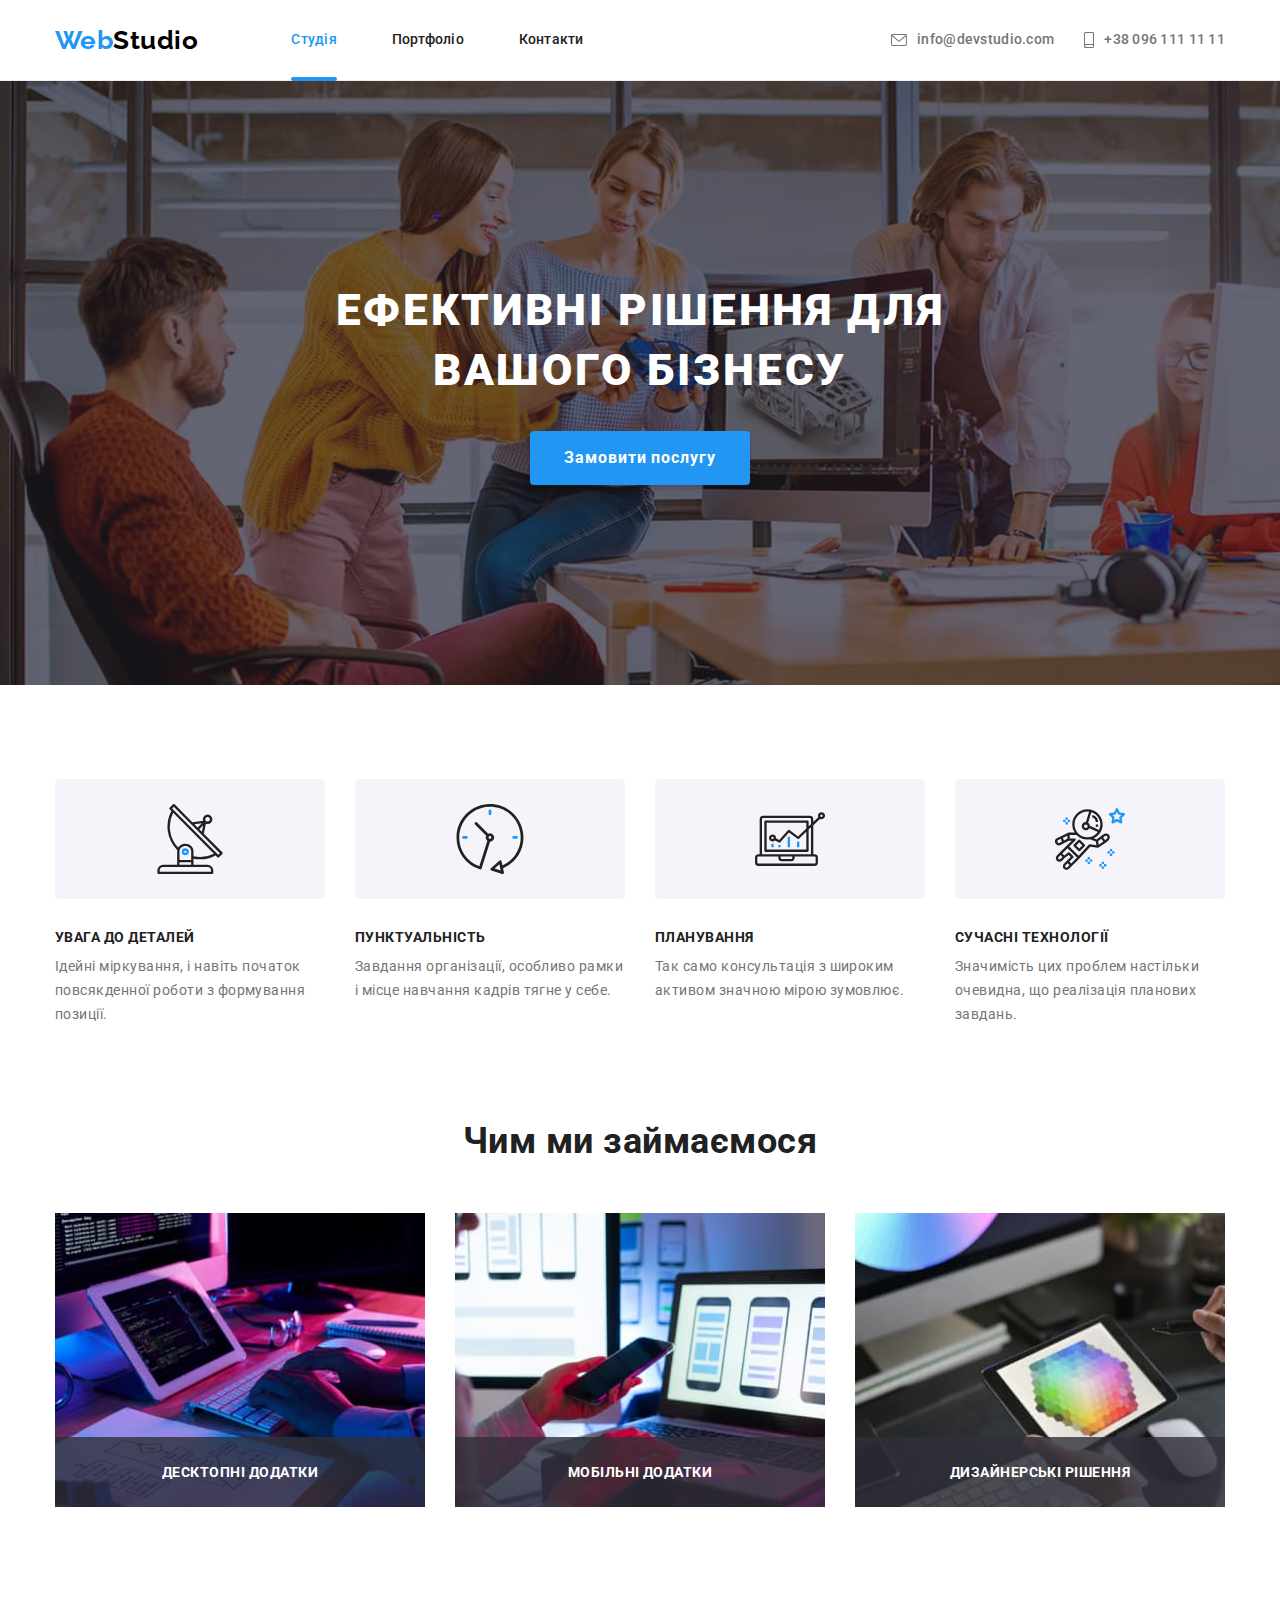
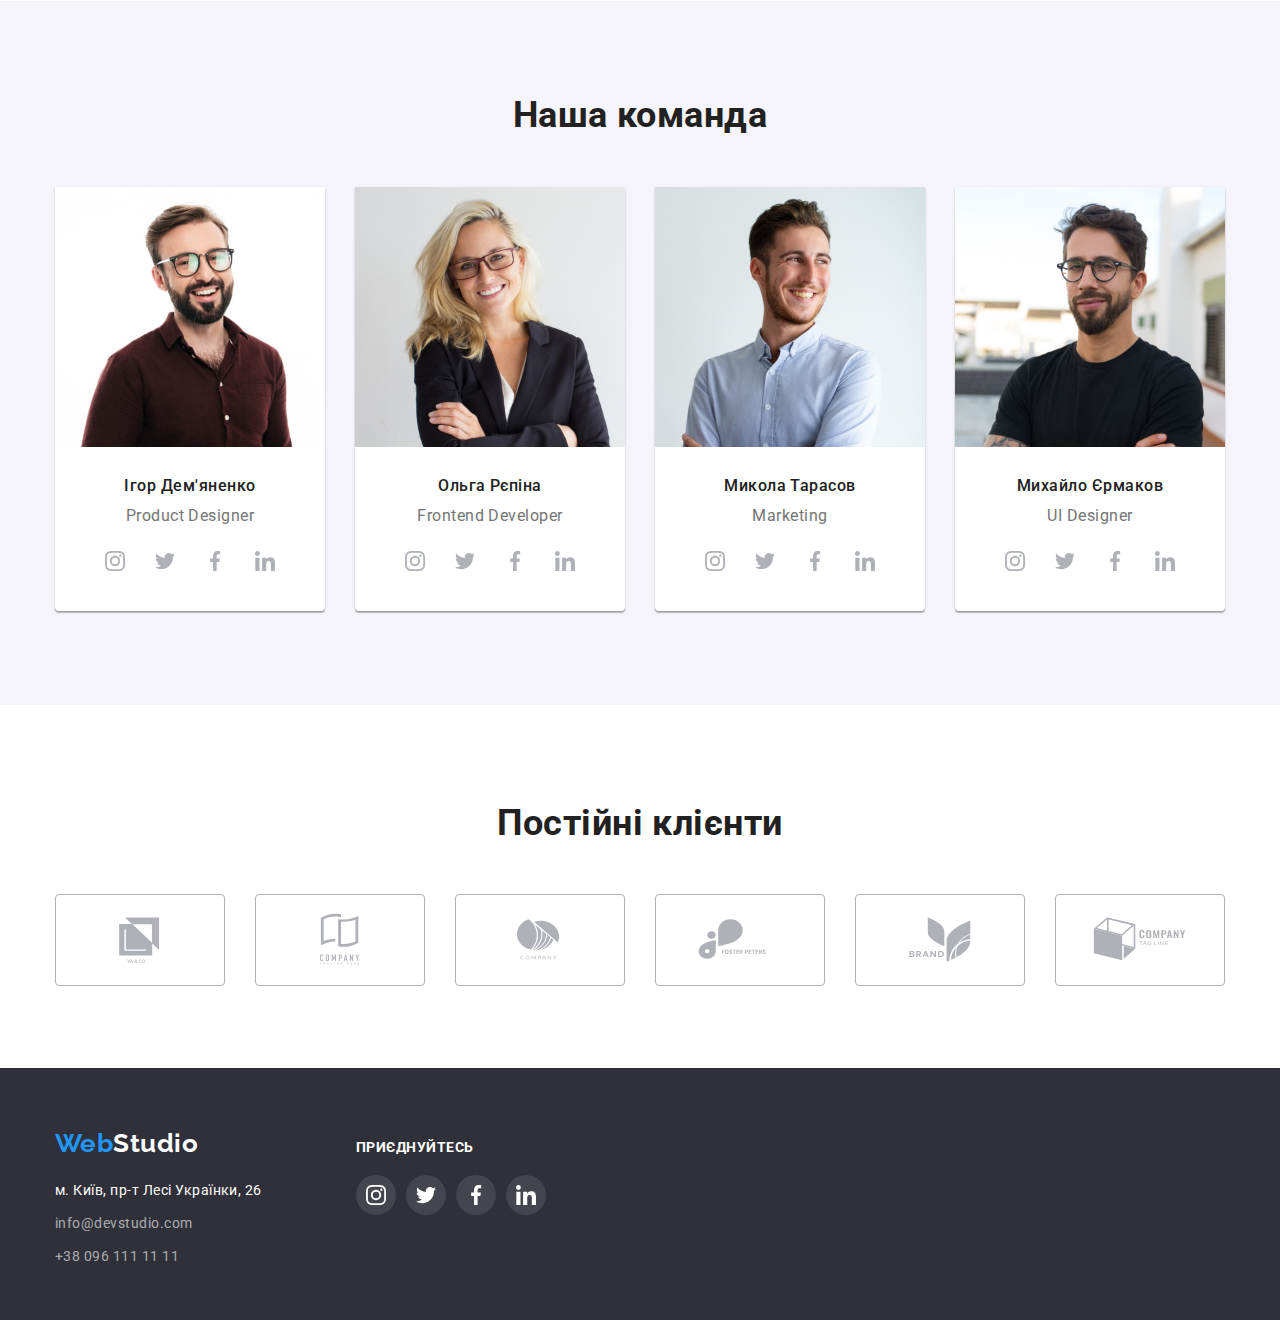
<file: index.html>
<!DOCTYPE html>
<html lang="uk">
  <head>
    <meta charset="UTF-8" />
    <meta http-equiv="X-UA-Compatible" content="IE=edge" />
    <meta name="viewport" content="width=device-width, initial-scale=1.0" />
    <link rel="preconnect" href="https://fonts.googleapis.com">
    <link rel="preconnect" href="https://fonts.gstatic.com" crossorigin>
    <link href="https://fonts.googleapis.com/css2?family=Raleway:wght@700&family=Roboto:wght@400;500;700;900&display=swap" rel="stylesheet">
    <link rel="stylesheet" href="https://cdnjs.cloudflare.com/ajax/libs/modern-normalize/1.1.0/modern-normalize.min.css">
    <title>WebStudio</title>
    <link rel="stylesheet" href="css/styles.css">
    <link rel="stylesheet" href="js/">
  </head>
  <body>
    <!-- Hat -->
    <header class="background-header">
      <div class="container logo-header">
        <nav class="logonav">
          <!-- Logo -->
          <a href="./index.html" class="headerlogo"
          ><span class="logo-web">Web</span>Studio</a>
          <ul class="site-nav list">
            <li class="item"><a href="./index.html" class="navigation current">Студія</a></li>
            <li class="item"><a href="./portfolio.html" class="navigation">Портфоліо</a></li>
            <li class="item"><a href="#" class="navigation">Контакти</a></li>
          </ul>
        </nav>
        <!-- Contacts -->
        <ul class="auth list">
          
          <li class="email">
            <a href="mailto:info@devstudio.com" class="headcontact-addres">
              <svg class="head-icons-tel" width="16" height="12">
                <use href="./images/icons.svg/symbol-defs.svg#icon-envelope"></use>
              </svg>info@devstudio.com
            </a>
          </li>
          <li class="tel"><a href="tel:+380961111111" class="headcontact-addres">
              <svg class="head-icons-tel" width="10" height="16">
                <use href="./images/icons.svg/symbol-defs.svg#icon-smartphone"></use>
              </svg>+38 096 111 11 11</a></li>
        </ul>
      </div>
    </header>
    <!-- main -->
    <main>
      <!-- section hero -->
      <section class="hero">
        <div class="container">
          <h1 class="hero-title list">Ефективні рішення для вашого бізнесу</h1>
          <button data-modal-open type="button" class="button-hero">Замовити послугу</button>
        </div>
      </section>
      <!-- why are we -->
      <section class="section why-are-we">
        <div class="container">
          <h2 class="visually-hidden">Чому саме ми</h2>
          <ul class="list about-us">
            <li class="about-us-text">
              <div class="icon-container">
                <svg class="icon-antenna" width="70" height="70">
                  <use class="antenna" href="./images/icons.svg/symbol-defs.svg#icon-antenna"></use>
                </svg>
              </div>
              <h3 class="title list">УВАГА ДО ДЕТАЛЕЙ</h3>
              <p class="title-text list">
                Ідейні міркування, і навіть початок повсякденної роботи з
                формування позиції.
              </p>
            </li>
            <li class="about-us-text icon-clock">
              <div class="icon-container">
                <svg class="icon-antenna" width="70" height="70">
                  <use class="antenna" href="./images/icons.svg/symbol-defs.svg#icon-clock"></use>
                </svg>
              </div>
              <h3 class="title list">ПУНКТУАЛЬНІСТЬ</h3>
              <p class="title-text list">
                Завдання організації, особливо рамки і місце навчання кадрів тягне
                у себе.
              </p>
            </li>
            <li class="about-us-text icon-diagram">
              <div class="icon-container">
                <svg class="icon-antenna" width="70" height="70">
                  <use class="antenna" href="./images/icons.svg/symbol-defs.svg#icon-diagram"></use>
                </svg>
              </div>
              <h3 class="title list">ПЛАНУВАННЯ</h3>
              <p class="title-text list">
                Так само консультація з широким активом значною мірою зумовлює.
              </p>
            </li>
            <li class="about-us-text icon-astronaut">
              <div class="icon-container">
                <svg class="icon-antenna" width="70" height="70">
                  <use class="antenna" href="./images/icons.svg/symbol-defs.svg#icon-astronaut"></use>
                </svg>
              </div>
              <h3 class="title list">СУЧАСНІ ТЕХНОЛОГІЇ</h3>
              <p class="title-text list">
                Значимість цих проблем настільки очевидна, що реалізація планових
                завдань.
              </p>
            </li>
          </ul>
        </div>
      </section>
      <!-- What are we doing. -->
      <section class="section work">
        <div class="container">
          <h2 class="section-title list">Чим ми займаємося</h2>
          <ul class="list card">
            <li class="list card-list">
              <img
                src="./images/сoding-on-tablet.jpg"
                alt="сoding on tablet"
                width="370"
                height="294"
              />
              <div class="card-text">
                <p class="card-text-title list">
                  Десктопні додатки
                </p>
              </div>
            </li>
            <li class="list card-list">
              <img
                src="./images/laptop-and-mobile-phone.jpg"
                alt="laptop and mobile phone"
                width="370"
                height="294"
              />
              <div class="card-text">
                <p class="card-text-title list">
                  Мобільні додатки
                </p>
              </div>
            </li>
            <li class="list card-list">
              
              <img
                src="./images/сolor-selection-on-tablet.jpg"
                alt="сolor selection on tablet"
                width="370"
                height="294"
              />
              <div class="card-text">
                <p class="card-text-title list">
                  Дизайнерські рішення
                </p>
              </div>
            </li>
          </ul>
        </div>
      </section>
      <!-- our team -->
      <section class="section our-team">
        <div class="container">
          <h2 class="section-title list">Наша команда</h2>
          <ul class="list img-card">
            <li class="img-team list">
              <img
                src="./images/Igor-Demyanenko.jpg"
                alt="Igor Demyanenko"
                width="270"
                height="260"
              />
              <div class="tagline">
                <h3 class="img-title list">Ігор Дем'яненко</h3>
                <p class="img-text list">Product Designer</p>
                <ul class="social-networks list">
                  <li class="instagram">
                    <a class="link-team" href="https://www.instagram.com/">
                      <svg class="icon-list" width="20" height="20">
                      <use class="icon-instagram" href="./images/icons.svg/symbol-defs.svg#icon-instagram"></use>
                      </svg>
                    </a>
                  </li>
                  <li class="twitter"><a class="link-team" href="https://twitter.com/">
                    <svg class="icon-list" width="20" height="20">
                      <use class="icon-twitter" href="./images/icons.svg/symbol-defs.svg#icon-twitter"></use>
                    </svg></a>
                  </li>
                  <li class="facebook"><a class="link-team" href="https://www.facebook.com/">
                    <svg class="icon-list" width="20" height="20">
                      <use class="icon-facebook" href="./images/icons.svg/symbol-defs.svg#icon-facebook"></use>
                    </svg></a>
                  </li>
                  <li class="linkedin"><a class="link-team" href="https://www.linkedin.com/">
                    <svg class="icon-list" width="20" height="20">
                      <use class="icon-linkedin" href="./images/icons.svg/symbol-defs.svg#icon-linkedin"></use>
                    </svg></a>
                  </li>
                </ul>
              </div>
            </li>
            <li class="img-team list">
              <img
                src="./images/Olga-Repina.jpg"
                alt="Olga Repina"
                width="270"
                height="260"
              />
              <div class="tagline">
                <h3 class="img-title list">Ольга Рєпіна</h3>
                <p class="img-text list">Frontend Developer</p>
                <ul class="social-networks list">
                  <li class="instagram">
                    <a class="link-team" href="https://www.instagram.com/">
                      <svg class="icon-list" width="20" height="20">
                      <use class="icon-instagram" href="./images/icons.svg/symbol-defs.svg#icon-instagram"></use>
                      </svg>
                    </a>
                  </li>
                  <li class="twitter"><a class="link-team" href="https://twitter.com/">
                    <svg class="icon-list" width="20" height="20">
                      <use class="icon-twitter" href="./images/icons.svg/symbol-defs.svg#icon-twitter"></use>
                    </svg></a>
                  </li>
                  <li class="facebook"><a class="link-team" href="https://www.facebook.com/">
                    <svg class="icon-list" width="20" height="20">
                      <use class="icon-facebook" href="./images/icons.svg/symbol-defs.svg#icon-facebook"></use>
                    </svg></a>
                  </li>
                  <li class="linkedin"><a class="link-team" href="https://www.linkedin.com/">
                    <svg class="icon-list" width="20" height="20">
                      <use class="icon-linkedin" href="./images/icons.svg/symbol-defs.svg#icon-linkedin"></use>
                    </svg></a>
                  </li>
                </ul>
              </div>
            </li>
            <li class="img-team list">
              <img
                src="./images/Mikola-Tarasov.jpg"
                alt="Mikola Tarasov"
                width="270"
                height="260"
              />
              <div class="tagline">
                <h3 class="img-title list">Микола Тарасов</h3>
                <p class="img-text list">Marketing</p>
                <ul class="social-networks list">
                  <li class="instagram">
                    <a class="link-team" href="https://www.instagram.com/">
                      <svg class="icon-list" width="20" height="20">
                      <use class="icon-instagram" href="./images/icons.svg/symbol-defs.svg#icon-instagram"></use>
                      </svg>
                    </a>
                  </li>
                  <li class="twitter"><a class="link-team" href="https://twitter.com/">
                    <svg class="icon-list" width="20" height="20">
                      <use class="icon-twitter" href="./images/icons.svg/symbol-defs.svg#icon-twitter"></use>
                    </svg></a>
                  </li>
                  <li class="facebook"><a class="link-team" href="https://www.facebook.com/">
                    <svg class="icon-list" width="20" height="20">
                      <use class="icon-facebook" href="./images/icons.svg/symbol-defs.svg#icon-facebook"></use>
                    </svg></a>
                  </li>
                  <li class="linkedin"><a class="link-team" href="https://www.linkedin.com/">
                    <svg class="icon-list" width="20" height="20">
                      <use class="icon-linkedin" href="./images/icons.svg/symbol-defs.svg#icon-linkedin"></use>
                    </svg></a>
                  </li>
                </ul>
              </div>
            </li>
            <li class="img-team list">
              <img
                src="./images/Mikhailo-Yermakov.jpg"
                alt="Mikhailo Yermakov"
                width="270"
                height="260"
              />
              <div class="tagline">
                <h3 class="img-title list">Михайло Єрмаков</h3>
                <p class="img-text list">UI Designer</p>
                <ul class="social-networks list">
                  <li class="instagram">
                    <a class="link-team" href="https://www.instagram.com/">
                      <svg class="icon-list" width="20" height="20">
                      <use class="icon-instagram" href="./images/icons.svg/symbol-defs.svg#icon-instagram"></use>
                      </svg>
                    </a>
                  </li>
                  <li class="twitter"><a class="link-team" href="https://twitter.com/">
                    <svg class="icon-list" width="20" height="20">
                      <use class="icon-twitter" href="./images/icons.svg/symbol-defs.svg#icon-twitter"></use>
                    </svg></a>
                  </li>
                  <li class="facebook"><a class="link-team" href="https://www.facebook.com/">
                    <svg class="icon-list" width="20" height="20">
                      <use class="icon-facebook" href="./images/icons.svg/symbol-defs.svg#icon-facebook"></use>
                    </svg></a>
                  </li>
                  <li class="linkedin"><a class="link-team" href="https://www.linkedin.com/">
                    <svg class="icon-list" width="20" height="20">
                      <use class="icon-linkedin" href="./images/icons.svg/symbol-defs.svg#icon-linkedin"></use>
                    </svg></a>
                  </li>
                </ul>
              </div>
            </li>
          </ul>
        </div>
      </section>
      <section class="section clients">
        <div class="container .container-client">
          <h2 class="list clients-title">Постійні клієнти</h2>
          <ul class="clients-list list">
            <li class="company-list">
              <a href="#" class="title-list-clients">
                <svg class="client" width="106" height="60">
                  <use href="./images/icons.svg/symbol-defs.svg#icon-Logo"></use>
                </svg>
              </a>
            </li>
            <li>
              <a href="#" class="title-list-clients">
                <svg class="client" width="106" height="60">
                  <use href="./images/icons.svg/symbol-defs.svg#icon-Logo-1"></use>
                </svg>
              </a>
            </li>
            <li>
              <a href="#" class="title-list-clients">
                <svg class="client" width="106" height="60">
                  <use href="./images/icons.svg/symbol-defs.svg#icon-Logo-2"></use>
                </svg>
              </a>
            </li>
            <li>
              <a href="#" class="title-list-clients">
                <svg class="client" width="106" height="60">
                  <use href="./images/icons.svg/symbol-defs.svg#icon-Logo-3"></use>
                </svg>
              </a>
            </li>
            <li>
              <a href="#" class="title-list-clients">
                <svg class="client" width="106" height="60">
                  <use href="./images/icons.svg/symbol-defs.svg#icon-Logo-4"></use>
                </svg>
              </a>
            </li>
            <li>
              <a href="#" class="title-list-clients">
                <svg class="client" width="106" height="60">
                  <use href="./images/icons.svg/symbol-defs.svg#icon-Logo-6"></use>
                </svg>
              </a>
            </li>
          </ul>
        </div>
      </section>
    </main>
    <!-- footer -->
    <footer class="footer">
      <div class="container container-addres">
        <!-- address -->
        <div class="footcontaddres">
          <a href="./index.html" class="footerlogo"><span class="logo-web">Web</span>Studio</a>
          <address class="address">
            <ul class="list footercontact">
              <li class="item">
                <a class="footercontact-addres list"
                  href="https://goo.gl/maps/maQHvK9j9s51aTgQ8"
                  target="_blank"
                  rel="noreferrer noopener nofollow"
                  title="Google Maps"
                  >м. Київ, пр-т Лесі Українки, 26
                </a>
              </li>
              <li class="item"><a href="mailto:info@devstudio.com" class="footercontact-link">info@devstudio.com</a></li>
              <li class="item"><a href="tel:+380961111111" class="footercontact-link">+38 096 111 11 11</a></li>
            </ul>
          </address>
        </div>
        <div class="connect-social">
          <h2 class="title-social">
            приєднуйтесь
          </h2>
            <ul class="social-networks social-networks-footer list">
              <li class="instagram"><a class="link-team icon-list-footer" href="https://www.instagram.com/">
                  <svg width="20" height="20">
                    <use class="icon-instagram" href="./images/icons.svg/symbol-defs.svg#icon-instagram"></use>
                  </svg></a>
              </li>
              <li class="twitter"><a class="link-team icon-list-footer" href="https://twitter.com/">
                <svg width="20" height="20">
                  <use class="icon-twitter" href="./images/icons.svg/symbol-defs.svg#icon-twitter"></use>
                </svg></a>
                </li>
              <li class="facebook"><a class="link-team icon-list-footer" href="https://www.facebook.com/">
                <svg width="20" height="20">
                  <use class="icon-facebook" href="./images/icons.svg/symbol-defs.svg#icon-facebook"></use>
                </svg></a>
              </li>
              <li class="linkedin"><a class="link-team icon-list-footer" href="https://www.linkedin.com/">
                <svg width="20" height="20">
                  <use class="icon-linkedin" href="./images/icons.svg/symbol-defs.svg#icon-linkedin"></use>
                </svg></a>
              </li>
            </ul>                  
        </div>
      </div>
    </footer>
    <div class="backdrop is-hidden" data-modal>
          <div class="modal">
            <button data-modal-close type="button" class="button-modal list">
              <svg class="button-close" width="11"  height="11">
              <use href="./images/icons.svg/symbol-defs.svg#icon-Vector"></use>
            </svg></button>
          </div>
        </div>

    <script src="js/modal.js"></script>
  </body>
</html>
</file>
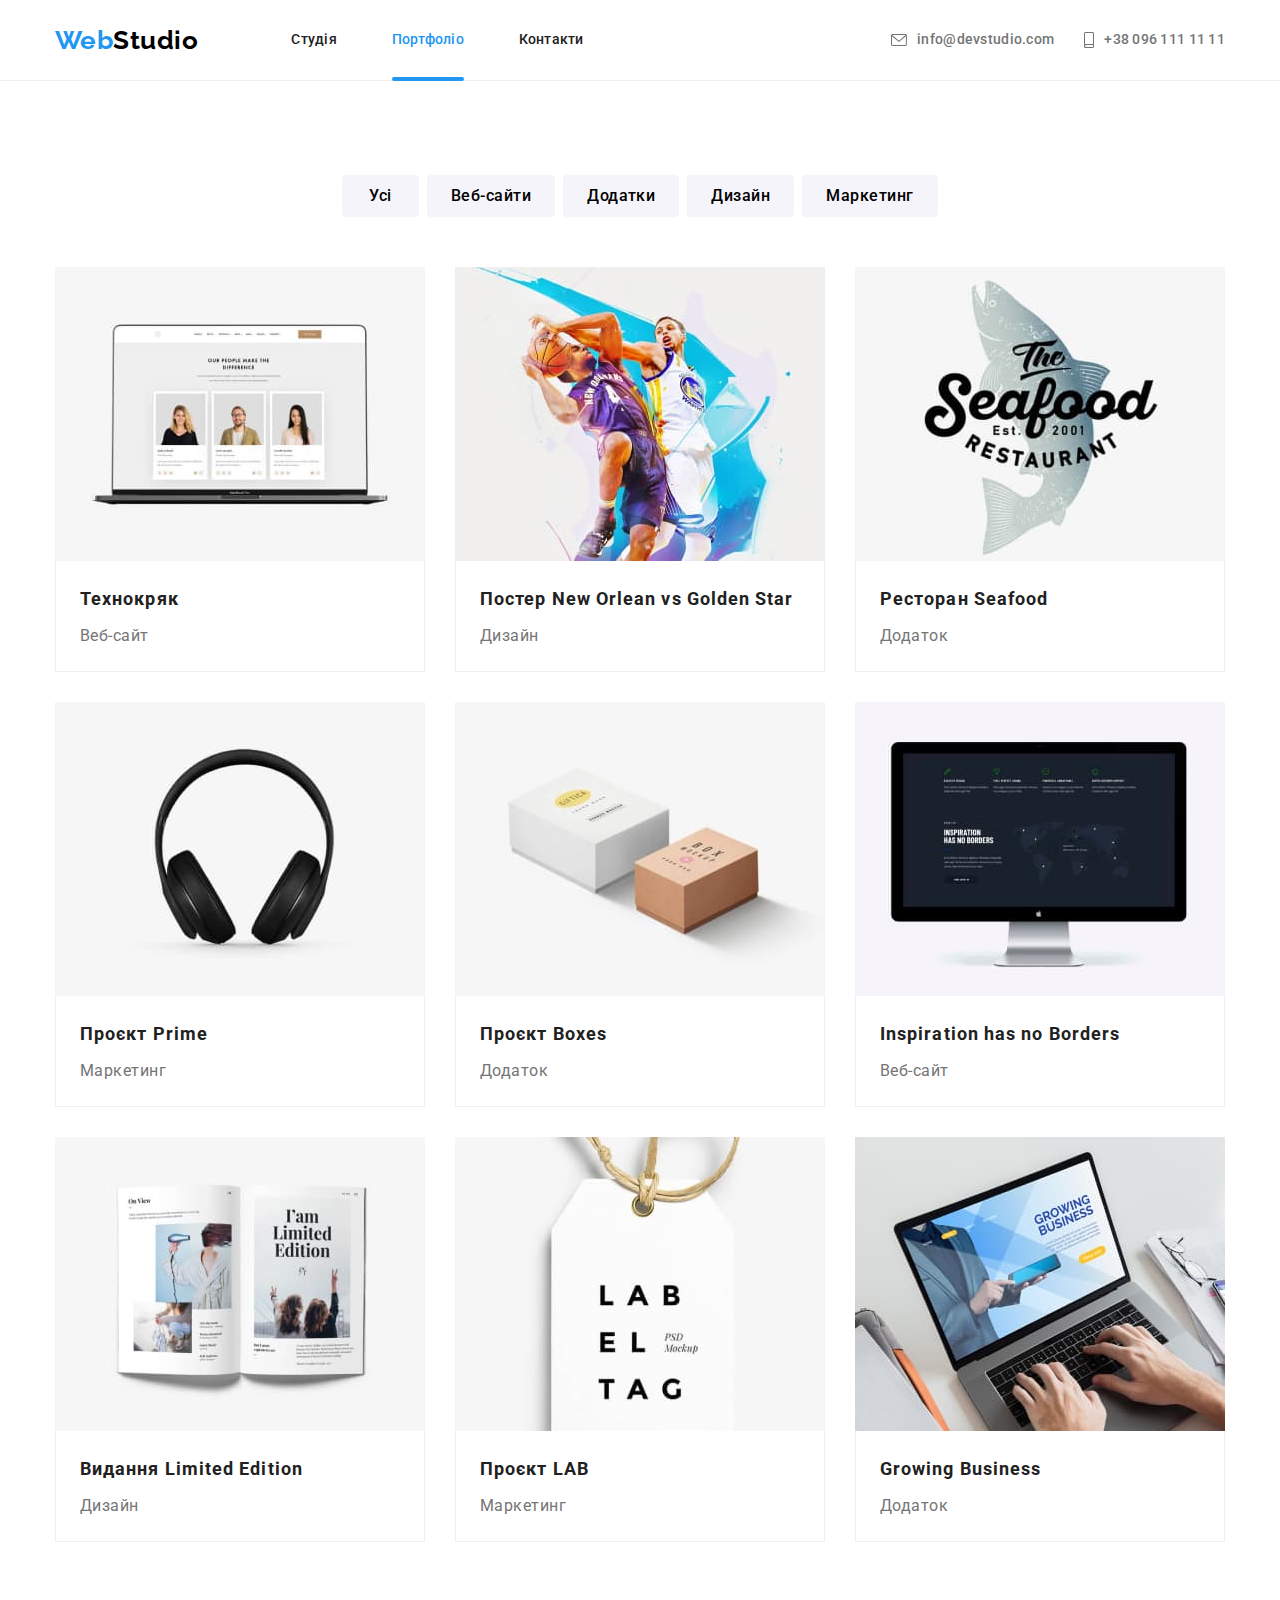
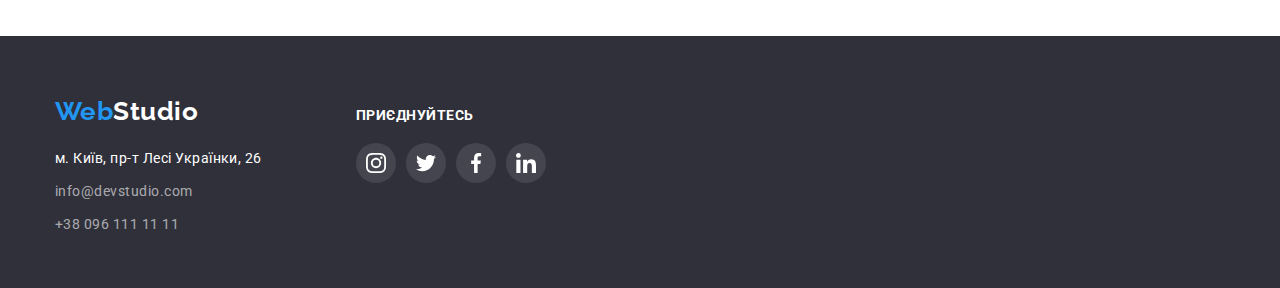
<file: portfolio.html>
<!DOCTYPE html>
<html lang="uk">
  <head>
    <meta charset="UTF-8" />
    <meta http-equiv="X-UA-Compatible" content="IE=edge" />
    <meta name="viewport" content="width=device-width, initial-scale=1.0" />
    <link rel="preconnect" href="https://fonts.googleapis.com">
    <link rel="preconnect" href="https://fonts.gstatic.com" crossorigin>
    <link href="https://fonts.googleapis.com/css2?family=Raleway:wght@700&family=Roboto:wght@400;500;700;900&display=swap" rel="stylesheet">
    <link rel="stylesheet" href="https://cdnjs.cloudflare.com/ajax/libs/modern-normalize/1.1.0/modern-normalize.min.css">
    <title>Portfolio</title>
    <link rel="stylesheet" href="css/styles.css">
  </head>
  <body>
    <!-- Hat -->
    <header class="background-header">
      <div class="container logo-header">
        <nav class="logonav">
          <!-- Logo -->
          <a href="./index.html" class="headerlogo"
          ><span class="logo-web">Web</span>Studio</a>
          <ul class="site-nav list">
            <li class="item"><a href="./index.html" class="navigation">Студія</a></li>
            <li class="item"><a href="./portfolio.html" class="navigation current">Портфоліо</a></li>
            <li class="item"><a href="#" class="navigation">Контакти</a></li>
          </ul>
        </nav>
        <!-- Contacts -->
        <ul class="auth list">
          
          <li class="email">
            <a href="mailto:info@devstudio.com" class="headcontact-addres">
              <svg class="head-icons-tel" width="16" height="12">
                <use href="./images/icons.svg/symbol-defs.svg#icon-envelope"></use>
              </svg>info@devstudio.com
            </a>
          </li>
          <li class="tel"><a href="tel:+380961111111" class="headcontact-addres">
              <svg class="head-icons-tel" width="10" height="16">
                <use href="./images/icons.svg/symbol-defs.svg#icon-smartphone"></use>
              </svg>+38 096 111 11 11</a></li>
        </ul>
      </div>
    </header>
    <!-- main -->
    <main>
      <!-- Portfolio -->
      <section class="section portfolio">
        <div class="container">
          <h1 class="visually-hidden">Портфоліо</h1>
          <ul class="list portfolio-butten">
            <li class="portfolio-list"><button type="button" class="navigation-butten all ">Усі</button></li>
            <li class="portfolio-list"><button type="button" class="navigation-butten">Веб-сайти</button></li>
            <li class="portfolio-list"><button type="button" class="navigation-butten">Додатки</button></li>
            <li class="portfolio-list"><button type="button" class="navigation-butten">Дизайн</button></li>
            <li class="portfolio-list"><button type="button" class="navigation-butten">Маркетинг</button></li>
          </ul>
          <ul class="list portfolio-card">
            <li class="portfolio-img">
              <a class="pic" href="#">
                <div class="overlay-thumb">
                  <img src="./images/notebook.jpg" alt="notebook" width="370" height="294" />
                  <p class="list overlay-text">Ресурс пропонує комплексні пропозиції з різним рівнем функціоналу та сервісів. Все це дозволить відвідувачу отримати вичерпні відомості про компанію чи приватну особу.</p>
                </div>
                <div class="img-link">
                  <h2 class="imgsection-title list">Технокряк</h2>
                  <p class="desc text list">Веб-сайт</p>
                </div>
              </a>
            </li>
            <li class="portfolio-img">
              <a class="pic" href="#">
                <div class="overlay-thumb">
                  <img src="./images/basketball-game.jpg" alt="basketball-game" width="370" height="294" />
                  <p class="list overlay-text">Ресурс пропонує комплексні пропозиції з різним рівнем функціоналу та сервісів. Все це дозволить відвідувачу отримати вичерпні відомості про компанію чи приватну особу.</p>
                </div>
                <div class="img-link">
                  <h2 class="imgsection-title list">Постер New Orlean vs Golden Star</h2>
                  <p class="desc list">Дизайн</p>
                </div>
              </a>
            </li>
            <li class="portfolio-img">
              <a class="pic" href="#">
                <div class="overlay-thumb">
                  <img src="./images/logo-seafood.jpg" alt="logo-seafood" width="370" height="294" />
                  <p class="list overlay-text">Ресурс пропонує комплексні пропозиції з різним рівнем функціоналу та сервісів. Все це дозволить відвідувачу отримати вичерпні відомості про компанію чи приватну особу.</p>
                </div> 
                <div class="img-link">
                    <h2 class="imgsection-title list">Ресторан Seafood</h2>
                    <p class="desc list">Додаток</p>
                </div>
              </a>
            </li>
            <li class="portfolio-img">
              <a class="pic" href="#">
                <div class="overlay-thumb">
                  <img src="./images/headphones.jpg" alt="headphones" width="370" height="294" />
                  <p class="list overlay-text">Ресурс пропонує комплексні пропозиції з різним рівнем функціоналу та сервісів. Все це дозволить відвідувачу отримати вичерпні відомості про компанію чи приватну особу.</p>
                </div>
                <div class="img-link">
                  <h2 class="imgsection-title list">Проєкт Prime</h2>
                  <p class="desc list">Маркетинг</p>
                </div>
              </a>
            </li>
            <li class="portfolio-img">
              <a class="pic" href="#">
                <div class="overlay-thumb"">
                  <img src="./images/boxes.jpg" alt="boxes" width="370" height="294" />
                  <p class="list overlay-text">Ресурс пропонує комплексні пропозиції з різним рівнем функціоналу та сервісів. Все це дозволить відвідувачу отримати вичерпні відомості про компанію чи приватну особу.</p>
                </div>
                <div class="img-link">
                  <h2 class="imgsection-title list">Проєкт Boxes</h2>
                  <p class="desc list">Додаток</p>
                </div>
              </a>
            </li>
            <li class="portfolio-img">
              <a class="pic" href="#">
                <div class="overlay-thumb">
                  <img src="./images/monitor.jpg" alt="monitor" width="370" height="294" />
                  <p class="list overlay-text">Ресурс пропонує комплексні пропозиції з різним рівнем функціоналу та сервісів. Все це дозволить відвідувачу отримати вичерпні відомості про компанію чи приватну особу.</p>
                </div> 
                <div class="img-link">
                  <h2 class="imgsection-title list">Inspiration has no Borders</h2>
                  <p class="desc list">Веб-сайт</p>
                </div>
              </a>
            </li>
            <li class="portfolio-img">
              <a class="pic" href="#">
                <div class="overlay-thumb">
                  <img src="./images/open-book.jpg" alt="open-book" width="370" height="294" />
                  <p class="list overlay-text">Ресурс пропонує комплексні пропозиції з різним рівнем функціоналу та сервісів. Все це дозволить відвідувачу отримати вичерпні відомості про компанію чи приватну особу.</p>
                </div>
                <div class="img-link">
                  <h2 class="imgsection-title list">Видання Limited Edition</h2>
                  <p class="desc list">Дизайн</p>
                </div>
              </a>
            </li>
            <li class="portfolio-img">
              <a class="pic" href="#">
                <div class="overlay-thumb">
                  <img src="./images/commodity-label.jpg" alt="commodity-label" width="370" height="294" />
                  <p class="list overlay-text">Ресурс пропонує комплексні пропозиції з різним рівнем функціоналу та сервісів. Все це дозволить відвідувачу отримати вичерпні відомості про компанію чи приватну особу.</p>
                </div> 
                <div class="img-link">
                    <h2 class="imgsection-title list">Проєкт LAB</h2>
                    <p class="desc list">Маркетинг</p>
                </div>
              </a>
            </li>
            <li class="portfolio-img">
              <a class="pic" href="#">
                <div class="overlay-thumb">
                  <img src="./images/work-on-laptop.jpg" alt="work-on-laptop" width="370" height="294" />
                  <p class="list overlay-text">Ресурс пропонує комплексні пропозиції з різним рівнем функціоналу та сервісів. Все це дозволить відвідувачу отримати вичерпні відомості про компанію чи приватну особу.</p>
                </div> 
                <div class="img-link">
                  <h2 class="imgsection-title list">Growing Business</h2>
                  <p class="desc list">Додаток</p>
                </div>
              </a>
            </li>
          </ul>
        </div>
        
      </section>
    </main>
    <!-- footer -->
    <footer class="footer">
      <div class="container container-addres">
        <!-- address -->
        <div class="footcontaddres">
          <a href="./index.html" class="footerlogo"><span class="logo-web">Web</span>Studio</a>
          <address class="address">
            <ul class="list footercontact">
              <li class="item">
                <a class="footercontact-addres list"
                  href="https://goo.gl/maps/maQHvK9j9s51aTgQ8"
                  target="_blank"
                  rel="noreferrer noopener nofollow"
                  title="Google Maps"
                  >м. Київ, пр-т Лесі Українки, 26
                </a>
              </li>
              <li class="item"><a href="mailto:info@devstudio.com" class="footercontact-link">info@devstudio.com</a></li>
              <li class="item"><a href="tel:+380961111111" class="footercontact-link">+38 096 111 11 11</a></li>
            </ul>
          </address>
        </div>
        <div class="connect-social">
          <h2 class="title-social">
            приєднуйтесь
          </h2>
            <ul class="social-networks social-networks-footer list">
              <li class="instagram"><a class="link-team icon-list-footer" href="https://www.instagram.com/">
                  <svg width="20" height="20">
                    <use class="icon-instagram" href="./images/icons.svg/symbol-defs.svg#icon-instagram"></use>
                  </svg></a>
              </li>
              <li class="twitter"><a class="link-team icon-list-footer" href="https://twitter.com/">
                <svg width="20" height="20">
                  <use class="icon-twitter" href="./images/icons.svg/symbol-defs.svg#icon-twitter"></use>
                </svg></a>
                </li>
              <li class="facebook"><a class="link-team icon-list-footer" href="https://www.facebook.com/">
                <svg width="20" height="20">
                  <use class="icon-facebook" href="./images/icons.svg/symbol-defs.svg#icon-facebook"></use>
                </svg></a>
              </li>
              <li class="linkedin"><a class="link-team icon-list-footer" href="https://www.linkedin.com/">
                <svg width="20" height="20">
                  <use class="icon-linkedin" href="./images/icons.svg/symbol-defs.svg#icon-linkedin"></use>
                </svg></a>
              </li>
            </ul>                  
        </div>
      </div>
    </footer>
  </body>
</html>
</file>
<file: css/styles.css>
/* Основний кольір тексту   #757575 */
/* Вторічний кольір тексту  #212121 */
/* Колір акцент             #2196F3 */
/* Колір тексту лінк-адрес rgba(255, 255, 255, 0.6) */
/* Колір фону     #FFFFFF */
/* Вторічний фон  #F5F4FA */

:root {
    --primary-text-color: #757575;
    --title-text-color: #212121;
    --addres-link: rgba(255, 255, 255, 0.6);
    --accent-color: #2196F3;
    --main-background: #FFFFFF;
    --secondary-background: #F5F4FA;
    --secthion-hero: #2F303A;
    --icons-background: #F5F4FA;

    --index-header: 100;
    --index-backdrop: 1000;
    
}


/*
=========
page-body 
=========
*/
body {
    font-family: 'Roboto', sans-serif;
    background-color: var(--main-background);
    color: var(--primary-text-color);
    letter-spacing: 0.03em;
}

.list {
    list-style: none;
    margin: 0;
    padding: 0;
}

   
a {
    text-decoration: none;
}

img {
    display: block;
    max-width: 100%;
    height: auto;
}

.background-header {
    border-bottom: 1px solid #ECECEC;
}

.logo-header {
    display: flex;
    align-items: center;

}

.container {
    margin-left: auto;
    margin-right: auto;
    width: 1200px;
    padding-right: 15px;
    padding-left: 15px;
    /* outline: 2px solid #dd0707; */
}

/*
 ===============
header and logo 
================
*/

.logonav {
    display: flex;
    align-items: center;
}

.headerlogo, 
.logo-web,
.footerlogo {

font-family: 'Raleway', sans-serif;
font-weight: 700;
font-size: 26px;
line-height: 1.19;
}
.headerlogo,
.logo-web {
    display: inline-block;

}

.logo-web {
    color: var(--accent-color);
}

.headerlogo {
    color: #000000;
    margin-right: 93px;
}
.footerlogo {
    color: var(--main-background);
      
}

/* header site-nav */
.site-nav .navigation {
    margin-left: 0;
    padding-top: 32px;
    padding-bottom: 32px;
    display: inline-block;

   /*=========================
    transition-property: color;
    transition-duration: 250ms;
    transition-timing-function: 
    cubic-bezier(0.4,0,0.2,1);
    transition-delay: 100ms; 
   ========================== */
    transition: color 250ms cubic-bezier(0.4, 0, 0.2, 1);
    
    color: var(--title-text-color);
    font-weight: 500;
    font-size: 14px;
    line-height: 1.14;
    letter-spacing: 0.02em;
 
}

.site-nav .navigation:hover,
.site-nav .navigation:focus {
    color: var(--accent-color);

}


.navigation.current {
    position: relative;
    color: var(--accent-color);
    
}

.navigation.current::after {
    content: "";
    position: absolute;
    height: 4px;
    bottom: -1px;
    width: 100%;
    border-radius: 4px;
    
    display: block;
    
    background-color: var(--accent-color);

    /* opacity: 0;
    transform: scaleX(0.2);
    transition: opacity 300ms ease-in-out, transform 300ms ease-in-out; */

}
/* .navigation.current:hover:after {
    opacity: 1;
    transform: scaleX(1);
} */


.site-nav .item {
    min-width: 45px;
    margin-right: 50px;
    display: inline-block;
    /* outline: 2px solid black; */
}

.site-nav .item:nth-child(3n) {
    margin-right: 0;
}

.auth  {
    display: flex;
    margin-left: auto;
    align-items: center;
}

.auth .item + .item {
    margin-left: 50px;
}
/* .auth .item:not(last-child) { */
    

/* headcontact-addres */
.headcontact-addres {
    color: var(--primary-text-color);
    font-weight: 500;
    font-size: 14px;
    line-height: 1.14;
    letter-spacing: 0.02em;

}
.site-nav .headcontact-addres {
    display: block;
}

.auth .headcontact-addres {
    padding-top: 32px;
    padding-bottom: 32px;
    display: flex;
    align-items: center;

    transition: color 250ms cubic-bezier(0.4, 0, 0.2, 1);
}

.headcontact-addres:hover,
.headcontact-addres:focus {
    color: var(--accent-color);
    fill: var(--accent-color);
}
.head-icons-tel {
    margin-right: 10px;
    fill: currentColor;
}

.email {
    margin-right: 30px;
}

/*
=============================
section hero 
=============================
*/

.section {
    padding-bottom: 94px;
    padding-top: 94px;
}

.hero {
    padding-top: 200px;
    padding-bottom: 200px;
    max-width: 1600px;

    margin-left: auto;
    margin-right: auto;
    background-color: #C4C4C4;
    background-size: cover;
    background-image: linear-gradient(to right,
    rgba(49, 47, 58, 0.4), rgba(49, 47, 58, 0.4)),
    url(../images/hero.jpg);
    text-align: center;
}

.hero-title {
   
    max-width: 696px;
    margin: 0 auto 30px;

    color: var(--main-background);
    text-transform: uppercase;
    font-weight: 900;
    font-size: 44px;
    line-height: 1.36;   
    letter-spacing: 0.06em;
}

.button-hero,
.navigation-butten {
    cursor: pointer
}

.button-hero {
    padding: 10px 32px;

    transition: background-color 250ms cubic-bezier(0.4, 0, 0.2, 1);
    
    background-color: var(--accent-color);
    color: var(--main-background);
    box-shadow: 0px 4px 4px rgba(0, 0, 0, 0.15);
    border-radius: 4px;
    border-color: transparent;
    font-family: inherit;
    font-weight: 700;
    font-size: 16px;
    line-height: 1.88;
    letter-spacing: 0.06em
}

.button-hero:hover, 
.button-hero:focus {
    background-color: #188CE8;
}


/* 
=======================================
sections WebStudio 
+++++++++++++++++++++
ЧОМУ САМЕ МИ
+++++++++++++++++++++
========================================
*/


.title-text {
    font-size: 14px;
    line-height: 1.71;
}

/* Уявні заголовки */
.visually-hidden {
    position: absolute;
     width: 1px;
    height: 1px;
    margin: -1px;
    border: 0;
    padding: 0;
    white-space: nowrap;
    clip-path: inset(100%);
    clip: rect(0 0 0 0);
    overflow: hidden;
}


.about-us {
    display: flex;
    flex-wrap: wrap;
/* outline: 2px solid blue; */
}


.about-us-text {
    display: block;
    flex-basis: calc((100% - 30px*3) / 4);
    margin-right: 30px;
} 

.about-us-text:nth-child(4n) {
    margin-right: 0;
} 


.icon-container {
    margin-bottom: 30px;
    width: 270px;
    height: 120px;

    display: flex;
    align-items: center;
    justify-content: center;
    background: rgba(245, 244, 250, 1);
    padding: 25px 100px;
    border-radius: 4px;
    /* outline: 2px solid blue; */
}


/* Чим ми займаємося */

.card {
   
    display: flex;
    flex-wrap: wrap;
    gap: 30px;
}



.card-list {
    position: relative;
    z-index: -1;
} 

.card-text {
    position: absolute;
    bottom: 0;
    left: 0;
    width: 100%;
    height: 70px;
    background-color: rgba(47, 48, 58, 0.8);
    z-index: 1;
}

.card-text-title {
    position: absolute;
    top: 50%; 
    left: 50%;
    transform: translate(-50%, -50%);

    color: var(--main-background);
    font-weight: 700;
    font-size: 14px;
    line-height: calc(16 / 14);
    text-transform: uppercase; 
   
} 


.title {
    margin-bottom: 10px;

    color: var(--title-text-color);
    font-weight: 700;
    font-size: 14px;
    line-height: 1.19;
}

/* Наша команда */
.our-team {
    background-color: var(--secondary-background);
    /* outline: 2px solid red;
    background-color: aqua; */
}

.img-card {
    display: flex;
    flex-wrap: wrap;
}

.img-team {
    margin-right: 30px;

    flex-basis: calc((100% - 90px) / 4);
    background-color: var(--main-background);
    background: #FFFFFF;
    box-shadow: 0px 1px 3px rgba(0, 0, 0, 0.12), 
    0px 1px 1px rgba(0, 0, 0, 0.14), 
    0px 2px 1px rgba(0, 0, 0, 0.2);
    border-radius: 0px 0px 4px 4px;

}

.img-team:nth-child(4n) {
    margin-right: 0;
}

.tagline {
    padding-top: 30px;
    padding-bottom: 30px; 
    text-align: center;
}

.work {
    padding-top: 0;
}

.section-title {
    margin-bottom: 50px;

    color: var(--title-text-color);
    font-weight: 700;
    font-size: 36px;
    line-height: 1.16;
    text-align: center;
    
}

.img-title {
    margin-bottom: 10px;

    color: var(--title-text-color);
    font-weight: 500;
    font-size: 16px;
    line-height: 1.18;
}

.img-text {
    
    font-size: 16px;
    line-height: 1.19;
    margin-bottom: 16px;
}

.social-networks {
    width: 270px;
    gap: 10px;

    display: flex;
    justify-content: center;
    /* outline: 2px solid red; */
}

.link-team {
    width: 40px;
    height: 40px;
    display: flex;
    justify-content: center;
    align-items: center;

    transition: background-color 250ms cubic-bezier(0.4, 0, 0.2, 1), fill 250ms cubic-bezier(0.4, 0, 0.2, 1); 

    fill: #AFB1B8;
    border-radius: 50%;
}


.link-team:hover,
.link-team:focus {
background-color: #2196F3;
fill: var(--main-background);
}



.section.our-team {
    margin-left: auto;
    margin-right: auto;

}

.clients-title {
    color: var(--title-text-color);
    font-weight: 700;
    font-size: 36px;
    line-height: calc(42.19 / 36);
    margin-bottom: 50px;
    text-align: center;
}



.section.clients {
    padding-top: 97px;
    padding-bottom: 82px;

}

.clients-list {
    display: flex;
    justify-content: center;
    gap: 30px;

}


.title-list-clients {
    width: 170px;
    height: 92px;
    padding: 16px 32px;

    display: flex;
    align-items: center;
    background-color: var(--main-background);
    border: 1px solid #AFB1B8;
    border-radius: 4px;
    transition: border-color 250ms cubic-bezier(0.4, 0, 0.2, 1), color 250ms cubic-bezier(0.4, 0, 0.2, 1);
    color: #AFB1B8;
    /* outline: 2px solid rgb(7, 218, 42); */
}


.title-list-clients:focus,
.title-list-clients:hover {
    border-color: 1px solid var(--accent-color);
    color: #2196F3;
}

.client {
    fill: currentColor;
}


.footer {
    background-color: #2F303A;
    padding-top: 60px;
    padding-bottom: 60px;
}

.address {
    margin-top: 20px;

    font-size: 14px;
    line-height: 1.71;
}
.icon-list-footer {
    border-radius: 50%;
    fill: #FFFFFF;
    background-color: rgba(255, 255, 255, 0.1); 
    
}
.social-networks-footer {
    width: 206px;
    justify-content: flex-start
}

/* 
=====================
Modal window
===================== 
*/

.backdrop {
    position: fixed;
    top: 0;
    left: 0;
    z-index: var(--index-backdrop);

    width: 100%;
    height: 100%;

    background-color: rgba(0, 0, 0, 0.2);

    transition: opacity 250ms cubic-bezier(0.4, 0, 0.2, 1), visibility 250ms cubic-bezier(0.4, 0, 0.2, 1);
}

.backdrop.is-hidden {
    opacity: 0;
    pointer-events: none;
    visibility: hidden;
}

.modal {
    position: absolute;
    top: 50%;
    left: 50%;
    transform: translate(-50%, -50%);
    min-width: 528px;
    min-height: 581px;
    border-radius: 4px;
    box-shadow:
    0px 1px 3px rgba(0, 0, 0, 0.12),
    0px 1px 1px rgba(0, 0, 0, 0.14),
    0px 2px 1px rgba(0, 0, 0, 0.2);
    background: #FFFFFF;
    overflow: visible;
    
}

.button-modal {
    position: absolute;
    right: 8px;
    top: 8px;
    width: 30px;
    height: 30px;
    display: flex;
    align-items: center;
    justify-content: center;
    cursor: pointer;
    border: 1px solid rgba(0, 0, 0, 0.1);
    border-radius: 50%;
    background-color: #FFFFFF;
    
}

.button-close {
    width: 11px;
    height: 11px;

}




/* PORTFOLIO */

.portfolio-butten {
    display: flex;
    flex-wrap: wrap;
    justify-content: center;
    
  
}

.portfolio-list {
    margin-right: 8px;
}

.portfolio-list:nth-child(5n) {
margin-right: 0;
}
 

.navigation-butten {
    padding-top: 6px;
    padding-bottom: 6px;
    padding-left: 22px;
    padding-right: 22px;
    border-radius: 4px;
    display: block;
    border-color: transparent;
    font-family: inherit;
    background-color: var(--secondary-background);
    transition: background-color 250ms cubic-bezier(0.4, 0, 0.2, 1), 
    color 250ms cubic-bezier(0.4, 0, 0.2, 1), 
    box-shadow 250ms cubic-bezier(0.4, 0, 0.2, 1);

    font-weight: 500;
    font-size: 16px;
    line-height: 1.63;
    letter-spacing: 0.03em;
}

.all {
    padding-left: 25px;
    padding-right: 25px;
}

.navigation-butten:focus,
.navigation-butten:hover {
    background-color: var(--accent-color);
    color: var(--main-background);
    box-shadow: 0px 3px 1px rgba(0, 0, 0, 0.1), 
    0px 1px 2px rgba(0, 0, 0, 0.08), 
    0px 2px 2px rgba(0, 0, 0, 0.12);
}

.portfolio-card {
    display: flex;
    margin-top: 50px;
    gap: 30px;
    display: flex;
    flex-wrap: wrap;

}

.img-link {
   
    padding: 20px 24px;
    /* background: #FFFFFF; */
    border-right: 1px solid #EEEEEE;
    border-bottom: 1px solid #EEEEEE;
    border-left:  1px solid #EEEEEE;
    
}
.overlay-thumb {
    position: relative;
    overflow: hidden;
}



.pic {
    display: block;
    transition: box-shadow 250ms cubic-bezier(0.4, 0, 0.2, 1);
}

.pic:focus,
.pic:hover {
    box-shadow: 0px 1px 1px rgba(0, 0, 0, 0.12),
    0px 4px 4px rgba(0, 0, 0, 0.06),
    1px 4px 6px rgba(0, 0, 0, 0.16);

}

.overlay-text {
    position: absolute;
    display: block;

    top: 0;
    left: 0;
    width: 100%;
    height: 100%;
    transform: translateY(100%);
    transition: transform 250ms cubic-bezier(0.4, 0, 0.2, 1);
    background: rgba(33, 150, 243, 0.9);

    padding: 63px 24px;
    font-size: 18px;
    line-height: calc(28 / 18);
    color: #FFFFFF;

    
}


.pic:focus .overlay-text,
.pic:hover .overlay-text  {
    /* box-shadow: 0px 1px 1px rgba(0, 0, 0, 0.12),
    0px 4px 4px rgba(0, 0, 0, 0.06),
    1px 4px 6px rgba(0, 0, 0, 0.16); */
    transform: translateY(0);

} 


.portfolio-img:nth-child(3n) {
    margin-right: 0;
} 

.portfolio-img:nth-last-child(-n + 3) {
margin-bottom: 0;
}

.imgsection-title {
    margin-bottom: 4px;

    color: var(--title-text-color);
    font-weight: 700;
    font-size: 18px;
    line-height: 2;
    letter-spacing: 0.06em;
}

.desc {

    color: var(--primary-text-color);
    font-size: 16px;
    line-height: 1.88;
}


/* footercontact-addres */
.footercontact {
    width: 231px;
    height: 81px;
}
.footercontact-addres {
    font-size: 14px;
    line-height: 1.71;
    color: var(--main-background);
    font-style: normal;
    transition: color 250ms cubic-bezier(0.4, 0, 0.2, 1);
}


.footercontact-link {
    color: var(--addres-link);
    font-style: normal;
    transition: color 250ms cubic-bezier(0.4, 0, 0.2, 1);
}

.footercontact .item {
    margin-bottom: 9px;
}

.footercontact .item:last-child {
    margin-bottom: 0;
}

.footercontact-link:hover,
.footercontact-link:focus,
.footercontact-addres:hover, 
.footercontact-addres:focus
 {
    color: var(--accent-color);
}


.container-addres {
    display: flex;
    align-items: baseline
}

.connect-social {
    margin-left: 70px;
   
    
}

.title-social {
    display: inline-block;
    margin-top:  0;
    margin-bottom: 20px;
    padding: 0;

    
    font-weight: 700;
    font-size: 14px;
    line-height: calc(16 / 14);
    text-transform: uppercase;
    color: var(--main-background);
    
}
</file>
